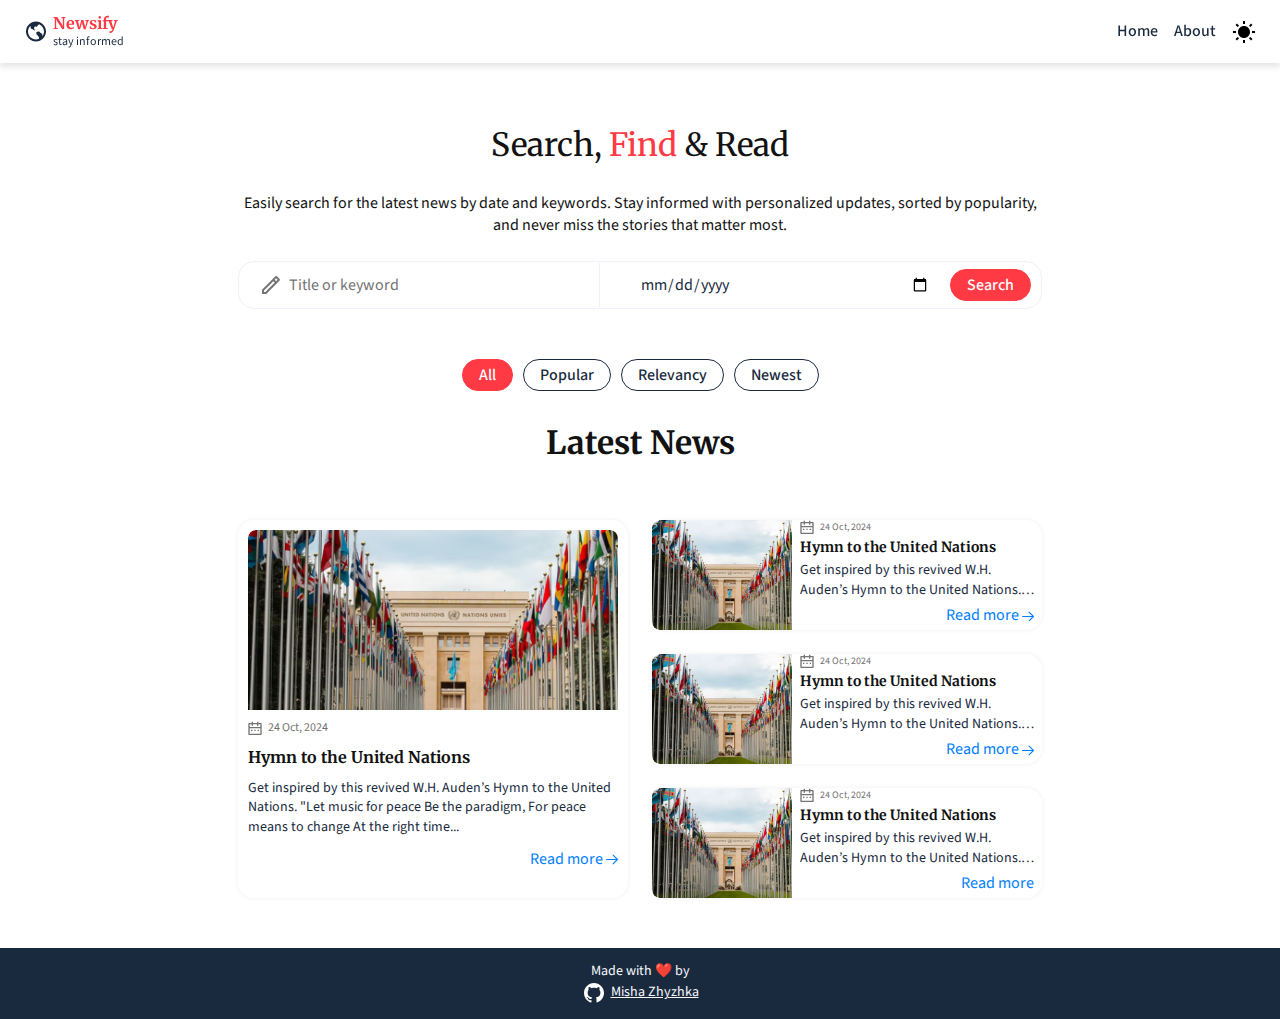
<file: index.html>
<!doctype html>
<html lang="en">
  <head>
    <meta charset="UTF-8" />
    
    <link rel="icon" type="image/svg+xml" href="./favicon.svg" />
    <link rel="shortcut icon" href="./favicon.ico" />
    <meta name="viewport" content="width=device-width, initial-scale=1.0" />
    <title>
      Newsify — Stay Informed with the Latest Global Events 24/7 | Powerful Search and Filters
    </title>
    <meta
      name="description"
      content="Newsify is a powerful news search engine that allows you to find the latest news from around the world. Stay informed with the latest global events 24/7." />
    <meta
      name="keywords"
      content="news, search, engine, latest, global, events, 24/7, stay, informed, real-time updates, news search platform" />
    <!-- Google Fonts Preconnect -->
    <link rel="preconnect" href="https://fonts.gstatic.com" crossorigin />
    <link rel="preconnect" href="https://fonts.googleapis.com" crossorigin />

    <!-- Preload Google Fonts -->
    <link
      rel="preload"
      href="https://fonts.googleapis.com/css2?family=Source+Sans+3:wght@400;500;600&family=Merriweather:wght@400;500;700&display=swap"
      as="style" />

    <!-- Normal Link to Google Fonts (non-blocking) -->
    <link
      rel="stylesheet"
      href="https://fonts.googleapis.com/css2?family=Source+Sans+3:wght@400;500;600&family=Merriweather:wght@400;500;700&display=swap"
      media="print"
      onload="this.media='all'" />

    <noscript>
      <link
        rel="stylesheet"
        href="https://fonts.googleapis.com/css2?family=Source+Sans+3:wght@400;500;600&family=Merriweather:wght@400;500;700&display=swap" />
    </noscript>
    <link rel="stylesheet" href="./css/normalize.css">
    <link rel="stylesheet" href="./css/styles.css">
  </head>
  <body>
    <main class="main">
      <header class="header">
        <a href="./" class="logo" data-link>
          <img src="./images/earth.svg" alt="logotype" class="logo__icon">
          <span class="logo__body">
            <span class="logo__title">Newsify</span>
            <span class="logo__subtitle">stay informed</span>
          </span>
        </a>
        <nav class="nav header__nav">
          <ul class="nav__menu">
            <li class="nav__item"><a class="nav__link" href="./index.html" data-link>Home</a></li>
            <li class="nav__item"><a class="nav__link" href="./about.html" data-link>About</a></li>
          </ul>
        </nav>
        <div class="theme-switch">
          <input class="theme-switch__input" type="checkbox" id="themeToggle" />
          <label for="themeToggle" class="theme-switch__label">
            <img src="./images/sun.svg" alt="theme light" class="theme-switch__icon theme-switch__icon_sun">
            <img src="./images/moon.svg" alt="theme dark" class="theme-switch__icon theme-switch__icon_moon">
          </label>
        </div>
      </header>
      <section class="page">
        <div class="container">
          <h1 class="page__title">Search, <span class="text-primary">Find</span> & Read</h1>
          <h2 class="page__subtitle">
            Easily search for the latest news by date and keywords. Stay informed with personalized
            updates, sorted by popularity, and never miss the stories that matter most.
          </h2>
          <div class="search">
            <form
              action=""
              name="searchForm"
              id="search-form"
              aria-label="Search news"
              role="search">
              <div class="search__form form">
                <div class="form__row">
                  <label for="search-input" class="visually-hidden">Title or keyword</label>
                  <img src="./images/pencil.svg" alt="edit" class="form__addon form__addon_left">
                  <input
                    class="search__input input input_addon"
                    type="search"
                    name="q"
                    id="search-input"
                    placeholder="Title or keyword"
                    aria-label="Search"
                    autocomplete="off" />
                </div>
                <div class="form__row">
                  <label for="datepicker" class="visually-hidden">Date</label>
                  <input
                    class="search__input input input_addon"
                    type="date"
                    name="date"
                    id="datepicker"
                    placeholder="Date" />
                </div>
                <button class="button button_sm button_primary" type="submit">Search</button>
              </div>
              <span class="search__form-error" id="search-form-error"></span>
              <span class="search__form-info" id="search-form-info"></span>
              <div class="search__footer">
                <label for="all">
                  <input
                    class="custom-radio"
                    type="radio"
                    name="sortBy"
                    id="all"
                    value="publishedAt"
                    checked />
                  <span class="label">All</span>
                </label>
                <label for="popular">
                  <input
                    class="custom-radio"
                    type="radio"
                    name="sortBy"
                    id="popular"
                    value="popularity" />
                  <span class="label">Popular</span>
                </label>
                <label for="relevancy">
                  <input
                    class="custom-radio"
                    type="radio"
                    name="sortBy"
                    id="relevancy"
                    value="relevancy" />
                  <span class="label">Relevancy</span>
                </label>
                <label for="newest">
                  <input
                    class="custom-radio"
                    type="radio"
                    name="sortBy"
                    id="newest"
                    value="publishedAt" />
                  <span class="label">Newest</span>
                </label>
              </div>
            </form>
          </div>
          <div class="section section_latest">
            <h3 class="section__title">Latest News</h3>
            <div class="gallery gallery_latest">
              <div class="card">
                <div class="card__image">
                  <img class="image" src="./images/img1.jpg" alt="" />
                </div>
                <div class="card__body">
                  <span class="card__date">
                    <img src="./images/calendar.svg" alt="calendar" class="icon">
                    24 Oct, 2024
                  </span>
                  <h4 class="card__title">Hymn to the United Nations</h4>
                  <p class="card__description">
                    Get inspired by this revived W.H. Auden’s Hymn to the United Nations. "Let music
                    for peace Be the paradigm, For peace means to change At the right time...
                  </p>
                  <div class="card__footer">
                    <button class="card__link button button_link">
                      <span>Read more</span>
                      <img src="./images/arrow.svg" alt="arrow" class="icon">
                    </button>
                  </div>
                </div>
              </div>
              <div class="card">
                <div class="card__image">
                  <img class="image" src="./images/img1.jpg" alt="" />
                </div>
                <div class="card__body">
                  <span class="card__date">
                    <img src="./images/calendar.svg" alt="calendar" class="icon">
                    24 Oct, 2024
                  </span>
                  <h4 class="card__title">Hymn to the United Nations</h4>
                  <p class="card__description">
                    Get inspired by this revived W.H. Auden’s Hymn to the United Nations. "Let music
                    for peace Be the paradigm, For peace means to change At the right time...
                  </p>
                  <div class="card__footer">
                    <button class="card__link button button_link">
                      <span>Read more</span>
                      <img src="./images/arrow.svg" alt="arrow" class="icon">
                    </button>
                  </div>
                </div>
              </div>
              <div class="card">
                <div class="card__image">
                  <img class="image" src="./images/img1.jpg" alt="" />
                </div>
                <div class="card__body">
                  <span class="card__date">
                    <img src="./images/calendar.svg" alt="calendar" class="icon">
                    24 Oct, 2024
                  </span>
                  <h4 class="card__title">Hymn to the United Nations</h4>
                  <p class="card__description">
                    Get inspired by this revived W.H. Auden’s Hymn to the United Nations. "Let music
                    for peace Be the paradigm, For peace means to change At the right time...
                  </p>
                  <div class="card__footer">
                    <button class="card__link button button_link">
                      <span>Read more</span>
                      <img src="./images/arrow.svg" alt="arrow" class="icon">
                    </button>
                  </div>
                </div>
              </div>
              <div class="card">
                <div class="card__image">
                  <img class="image" src="./images/img1.jpg" alt="" />
                </div>
                <div class="card__body">
                  <span class="card__date">
                    <img src="./images/calendar.svg" alt="calendar" class="icon">
                    24 Oct, 2024
                  </span>
                  <h4 class="card__title">Hymn to the United Nations</h4>
                  <p class="card__description">
                    Get inspired by this revived W.H. Auden’s Hymn to the United Nations. "Let music
                    for peace Be the paradigm, For peace means to change At the right time...
                  </p>
                  <div class="card__footer">
                    <button class="card__link button button_link">
                      <span>Read more</span>
                    </button>
                  </div>
                </div>
              </div>
            </div>
          </div>
        </div>
      </section>
      <footer class="footer">
        <p class="footer__copyright">
          Made with ❤️ by
          <a
            class="footer__link"
            rel="noopener noreferrer"
            href="https://github.com/mmishoil/Newsify"
            target="_blank"
            >
            <img src="./images/github.svg" alt="github">
            Misha Zhyzhka</a>
        </p>
      </footer>
    </main>
    <script type="module" src="./js/index.js"></script>
  </body>
</html>
</file>
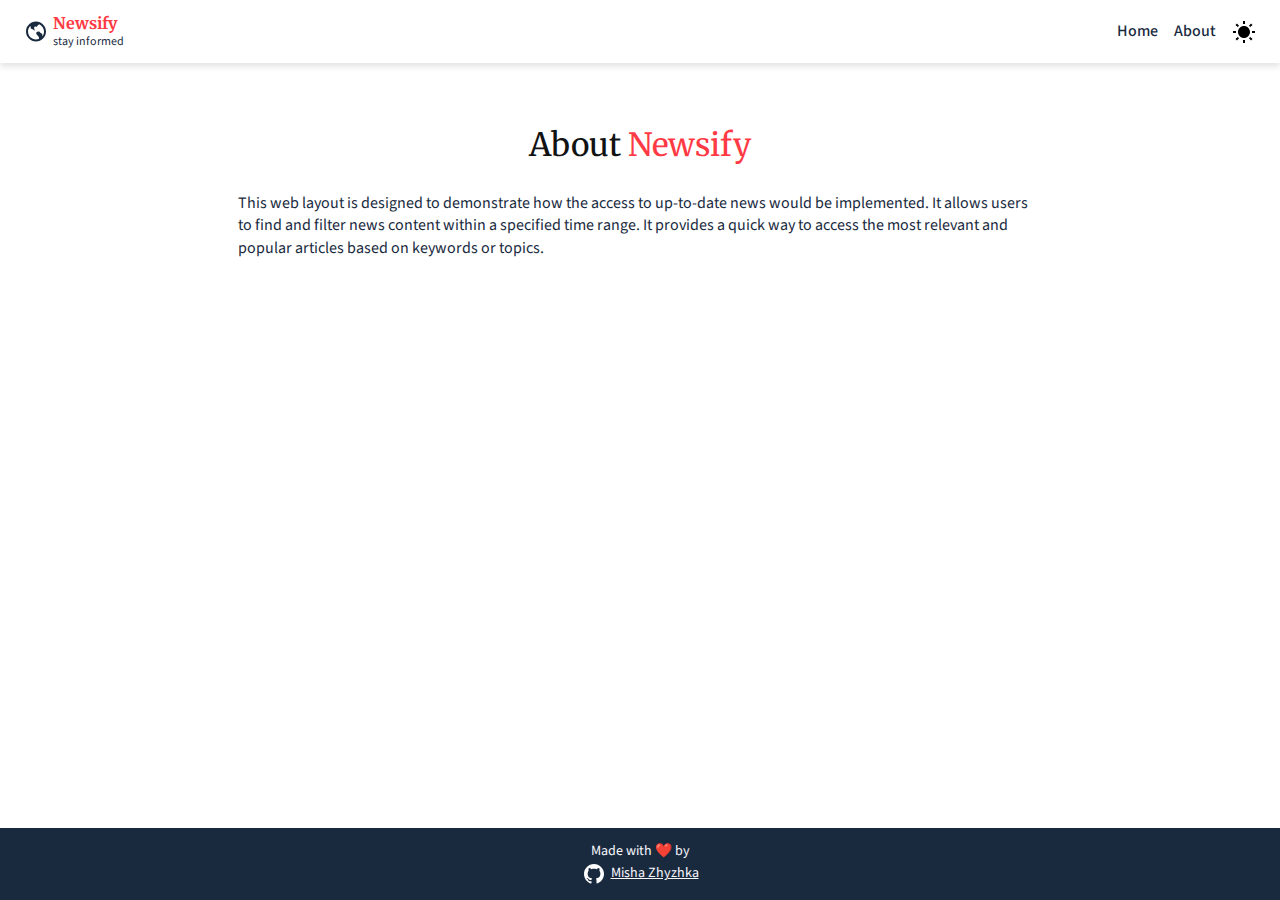
<file: about.html>
<!doctype html>
<html lang="en">
  <head>
    <meta charset="UTF-8" />
    
    <link rel="icon" type="image/svg+xml" href="./favicon.svg" />
    <link rel="shortcut icon" href="./favicon.ico" />
    <meta name="viewport" content="width=device-width, initial-scale=1.0" />
    <title>
      Newsify — Stay Informed with the Latest Global Events 24/7 | Powerful Search and Filters
    </title>
    <meta
      name="description"
      content="Newsify is a powerful news search engine that allows you to find the latest news from around the world. Stay informed with the latest global events 24/7." />
    <meta
      name="keywords"
      content="news, search, engine, latest, global, events, 24/7, stay, informed, real-time updates, news search platform" />
    <!-- Google Fonts Preconnect -->
    <link rel="preconnect" href="https://fonts.gstatic.com" crossorigin />
    <link rel="preconnect" href="https://fonts.googleapis.com" crossorigin />

    <!-- Preload Google Fonts -->
    <link
      rel="preload"
      href="https://fonts.googleapis.com/css2?family=Source+Sans+3:wght@400;500;600&family=Merriweather:wght@400;500;700&display=swap"
      as="style" />

    <!-- Normal Link to Google Fonts (non-blocking) -->
    <link
      rel="stylesheet"
      href="https://fonts.googleapis.com/css2?family=Source+Sans+3:wght@400;500;600&family=Merriweather:wght@400;500;700&display=swap"
      media="print"
      onload="this.media='all'" />

    <noscript>
      <link
        rel="stylesheet"
        href="https://fonts.googleapis.com/css2?family=Source+Sans+3:wght@400;500;600&family=Merriweather:wght@400;500;700&display=swap" />
    </noscript>
    <link rel="stylesheet" href="./css/normalize.css">
    <link rel="stylesheet" href="./css/styles.css">
  </head>
  <body>
    <main class="main">
      <header class="header">
        <a href="./" class="logo" data-link>
          <img src="./images/earth.svg" alt="logotype" class="logo__icon">
          <span class="logo__body">
            <span class="logo__title">Newsify</span>
            <span class="logo__subtitle">stay informed</span>
          </span>
        </a>
        <nav class="nav header__nav">
          <ul class="nav__menu">
            <li class="nav__item"><a class="nav__link" href="./index.html" data-link>Home</a></li>
            <li class="nav__item"><a class="nav__link" href="./about.html" data-link>About</a></li>
          </ul>
        </nav>
        <div class="theme-switch">
          <input class="theme-switch__input" type="checkbox" id="themeToggle" />
          <label for="themeToggle" class="theme-switch__label">
            <img src="./images/sun.svg" alt="theme light" class="theme-switch__icon theme-switch__icon_sun">
            <img src="./images/moon.svg" alt="theme dark" class="theme-switch__icon theme-switch__icon_moon">
          </label>
        </div>
      </header>
      <section class="page">
        <div class="container">
          <h1 class="page__title">About <span class="text-primary">Newsify</span></h1>
          <p>
            This web layout is designed to demonstrate how the access to up-to-date news would be implemented. It allows users
            to find and filter news content within a specified time range. It provides a quick way to access the most relevant and popular articles based on
            keywords or topics.
          </p>
        </div>
      </section>
      <footer class="footer">
        <p class="footer__copyright">
          Made with ❤️ by
          <a
            class="footer__link"
            rel="noopener noreferrer"
            href="https://github.com/mmishoil/Newsify"
            target="_blank"
            >
            <img src="./images/github.svg" alt="github">
            Misha Zhyzhka</a>
        </p>
      </footer>
    </main>
    <script type="module" src="./js/index.js"></script>
  </body>
</html>
</file>
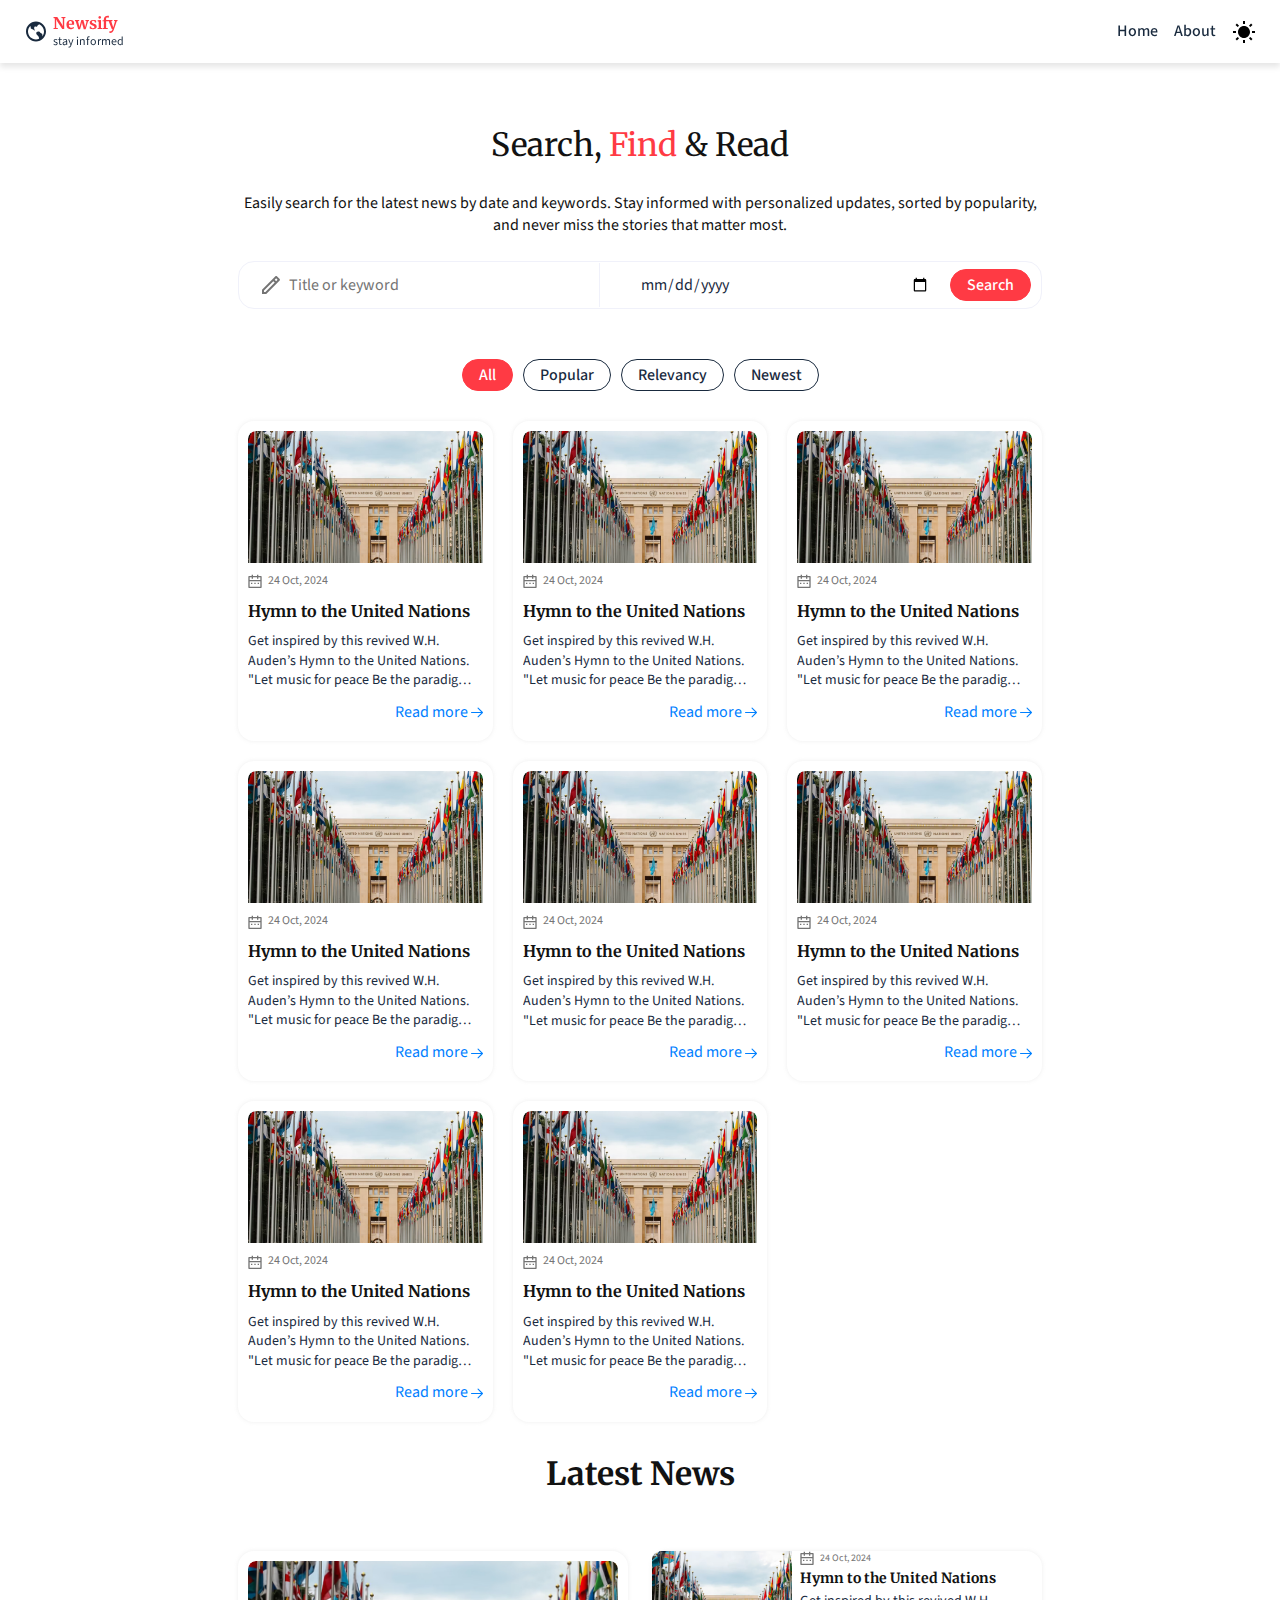
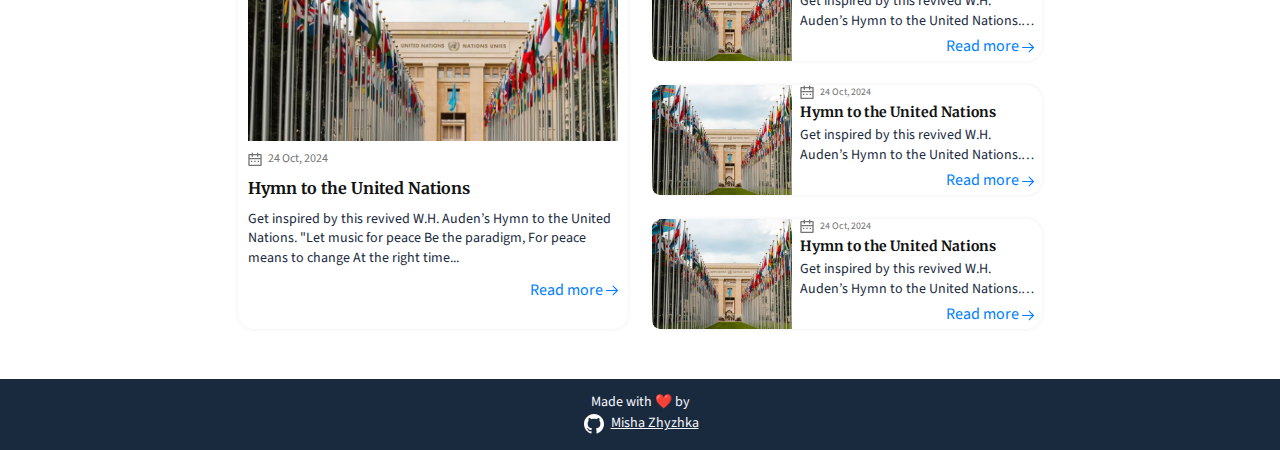
<file: results.html>
<!doctype html>
<html lang="en">
  <head>
    <meta charset="UTF-8" />
    
    <link rel="icon" type="image/svg+xml" href="./favicon.svg" />
    <link rel="shortcut icon" href="./favicon.ico" />
    <meta name="viewport" content="width=device-width, initial-scale=1.0" />
    <title>
      Newsify — Stay Informed with the Latest Global Events 24/7 | Powerful Search and Filters
    </title>
    <meta
      name="description"
      content="Newsify is a powerful news search engine that allows you to find the latest news from around the world. Stay informed with the latest global events 24/7." />
    <meta
      name="keywords"
      content="news, search, engine, latest, global, events, 24/7, stay, informed, real-time updates, news search platform" />
    <!-- Google Fonts Preconnect -->
    <link rel="preconnect" href="https://fonts.gstatic.com" crossorigin />
    <link rel="preconnect" href="https://fonts.googleapis.com" crossorigin />

    <!-- Preload Google Fonts -->
    <link
      rel="preload"
      href="https://fonts.googleapis.com/css2?family=Source+Sans+3:wght@400;500;600&family=Merriweather:wght@400;500;700&display=swap"
      as="style" />

    <!-- Normal Link to Google Fonts (non-blocking) -->
    <link
      rel="stylesheet"
      href="https://fonts.googleapis.com/css2?family=Source+Sans+3:wght@400;500;600&family=Merriweather:wght@400;500;700&display=swap"
      media="print"
      onload="this.media='all'" />

    <noscript>
      <link
        rel="stylesheet"
        href="https://fonts.googleapis.com/css2?family=Source+Sans+3:wght@400;500;600&family=Merriweather:wght@400;500;700&display=swap" />
    </noscript>
    <link rel="stylesheet" href="./css/normalize.css">
    <link rel="stylesheet" href="./css/styles.css">
  </head>
  <body>
    <main class="main">
      <header class="header">
        <a href="./" class="logo" data-link>
          <img src="./images/earth.svg" alt="logotype" class="logo__icon">
          <span class="logo__body">
            <span class="logo__title">Newsify</span>
            <span class="logo__subtitle">stay informed</span>
          </span>
        </a>
        <nav class="nav header__nav">
          <ul class="nav__menu">
            <li class="nav__item"><a class="nav__link" href="./index.html" data-link>Home</a></li>
            <li class="nav__item"><a class="nav__link" href="./about.html" data-link>About</a></li>
          </ul>
        </nav>
        <div class="theme-switch">
          <input class="theme-switch__input" type="checkbox" id="themeToggle" />
          <label for="themeToggle" class="theme-switch__label">
            <img src="./images/sun.svg" alt="theme light" class="theme-switch__icon theme-switch__icon_sun">
            <img src="./images/moon.svg" alt="theme dark" class="theme-switch__icon theme-switch__icon_moon">
          </label>
        </div>
      </header>
      <section class="page">
        <div class="container">
          <h1 class="page__title">Search, <span class="text-primary">Find</span> & Read</h1>
          <h2 class="page__subtitle">
            Easily search for the latest news by date and keywords. Stay informed with personalized
            updates, sorted by popularity, and never miss the stories that matter most.
          </h2>
          <div class="search">
            <form
              action=""
              name="searchForm"
              id="search-form"
              aria-label="Search news"
              role="search">
              <div class="search__form form">
                <div class="form__row">
                  <label for="search-input" class="visually-hidden">Title or keyword</label>
                  <img src="./images/pencil.svg" alt="edit" class="form__addon form__addon_left">
                  <input
                    class="search__input input input_addon"
                    type="search"
                    name="q"
                    id="search-input"
                    placeholder="Title or keyword"
                    aria-label="Search"
                    autocomplete="off" />
                </div>
                <div class="form__row">
                  <label for="datepicker" class="visually-hidden">Date</label>
                  <input
                    class="search__input input input_addon"
                    type="date"
                    name="date"
                    id="datepicker"
                    placeholder="Date" />
                </div>
                <button class="button button_sm button_primary" type="submit">Search</button>
              </div>
              <span class="search__form-error" id="search-form-error"></span>
              <span class="search__form-info" id="search-form-info"></span>
              <div class="search__footer">
                <label for="all">
                  <input
                    class="custom-radio"
                    type="radio"
                    name="sortBy"
                    id="all"
                    value="publishedAt"
                    checked />
                  <span class="label">All</span>
                </label>
                <label for="popular">
                  <input
                    class="custom-radio"
                    type="radio"
                    name="sortBy"
                    id="popular"
                    value="popularity" />
                  <span class="label">Popular</span>
                </label>
                <label for="relevancy">
                  <input
                    class="custom-radio"
                    type="radio"
                    name="sortBy"
                    id="relevancy"
                    value="relevancy" />
                  <span class="label">Relevancy</span>
                </label>
                <label for="newest">
                  <input
                    class="custom-radio"
                    type="radio"
                    name="sortBy"
                    id="newest"
                    value="publishedAt" />
                  <span class="label">Newest</span>
                </label>
              </div>
            </form>
          </div>
          <div class="section section_results">
            <div class="gallery gallery_results">
              <div class="card">
                <div class="card__image">
                  <img class="image" src="./images/img1.jpg" alt="" />
                </div>
                <div class="card__body">
                  <span class="card__date">
                    <!-- <svg class="icon" width="16" height="16" xmlns="http://www.w3.org/2000/svg">
                      <use href="#icon-datepicker"></use>
                    </svg> -->
                    <img src="./images/calendar.svg" alt="calendar" class="icon">
                    24 Oct, 2024
                  </span>
                  <h4 class="card__title">Hymn to the United Nations</h4>
                  <p class="card__description">
                    Get inspired by this revived W.H. Auden’s Hymn to the United Nations. "Let music
                    for peace Be the paradigm, For peace means to change At the right time...
                  </p>
                  <div class="card__footer">
                    <button class="card__link button button_link">
                      <span>Read more</span>
                      <!-- <svg class="icon" width="16" height="16">
                        <use href="#icon-arrow-right"></use>
                      </svg> -->
                      <img src="./images/arrow.svg" alt="arrow" class="icon">
                    </button>
                  </div>
                </div>
              </div>
              <div class="card">
                <div class="card__image">
                  <img class="image" src="./images/img1.jpg" alt="" />
                </div>
                <div class="card__body">
                  <span class="card__date">
                    <img src="./images/calendar.svg" alt="calendar" class="icon">
                    24 Oct, 2024
                  </span>
                  <h4 class="card__title">Hymn to the United Nations</h4>
                  <p class="card__description">
                    Get inspired by this revived W.H. Auden’s Hymn to the United Nations. "Let music
                    for peace Be the paradigm, For peace means to change At the right time...
                  </p>
                  <div class="card__footer">
                    <button class="card__link button button_link">
                      <span>Read more</span>
                      <img src="./images/arrow.svg" alt="arrow" class="icon">
                    </button>
                  </div>
                </div>
              </div>
              <div class="card">
                <div class="card__image">
                  <img class="image" src="./images/img1.jpg" alt="" />
                </div>
                <div class="card__body">
                  <span class="card__date">
                    <img src="./images/calendar.svg" alt="calendar" class="icon">
                    24 Oct, 2024
                  </span>
                  <h4 class="card__title">Hymn to the United Nations</h4>
                  <p class="card__description">
                    Get inspired by this revived W.H. Auden’s Hymn to the United Nations. "Let music
                    for peace Be the paradigm, For peace means to change At the right time...
                  </p>
                  <div class="card__footer">
                    <button class="card__link button button_link">
                      <span>Read more</span>
                      <img src="./images/arrow.svg" alt="arrow" class="icon">
                    </button>
                  </div>
                </div>
              </div>
              <div class="card">
                <div class="card__image">
                  <img class="image" src="./images/img1.jpg" alt="" />
                </div>
                <div class="card__body">
                  <span class="card__date">
                    <img src="./images/calendar.svg" alt="calendar" class="icon">
                    24 Oct, 2024
                  </span>
                  <h4 class="card__title">Hymn to the United Nations</h4>
                  <p class="card__description">
                    Get inspired by this revived W.H. Auden’s Hymn to the United Nations. "Let music
                    for peace Be the paradigm, For peace means to change At the right time...
                  </p>
                  <div class="card__footer">
                    <button class="card__link button button_link">
                      <span>Read more</span>
                      <img src="./images/arrow.svg" alt="arrow" class="icon">
                    </button>
                  </div>
                </div>
              </div>
              <div class="card">
                <div class="card__image">
                  <img class="image" src="./images/img1.jpg" alt="" />
                </div>
                <div class="card__body">
                  <span class="card__date">
                    <img src="./images/calendar.svg" alt="calendar" class="icon">
                    24 Oct, 2024
                  </span>
                  <h4 class="card__title">Hymn to the United Nations</h4>
                  <p class="card__description">
                    Get inspired by this revived W.H. Auden’s Hymn to the United Nations. "Let music
                    for peace Be the paradigm, For peace means to change At the right time...
                  </p>
                  <div class="card__footer">
                    <button class="card__link button button_link">
                      <span>Read more</span>
                      <img src="./images/arrow.svg" alt="arrow" class="icon">
                    </button>
                  </div>
                </div>
              </div>
              <div class="card">
                <div class="card__image">
                  <img class="image" src="./images/img1.jpg" alt="" />
                </div>
                <div class="card__body">
                  <span class="card__date">
                    <img src="./images/calendar.svg" alt="calendar" class="icon">
                    24 Oct, 2024
                  </span>
                  <h4 class="card__title">Hymn to the United Nations</h4>
                  <p class="card__description">
                    Get inspired by this revived W.H. Auden’s Hymn to the United Nations. "Let music
                    for peace Be the paradigm, For peace means to change At the right time...
                  </p>
                  <div class="card__footer">
                    <button class="card__link button button_link">
                      <span>Read more</span>
                      <img src="./images/arrow.svg" alt="arrow" class="icon">
                    </button>
                  </div>
                </div>
              </div>
              <div class="card">
                <div class="card__image">
                  <img class="image" src="./images/img1.jpg" alt="" />
                </div>
                <div class="card__body">
                  <span class="card__date">
                    <img src="./images/calendar.svg" alt="calendar" class="icon">
                    24 Oct, 2024
                  </span>
                  <h4 class="card__title">Hymn to the United Nations</h4>
                  <p class="card__description">
                    Get inspired by this revived W.H. Auden’s Hymn to the United Nations. "Let music
                    for peace Be the paradigm, For peace means to change At the right time...
                  </p>
                  <div class="card__footer">
                    <button class="card__link button button_link">
                      <span>Read more</span>
                      <img src="./images/arrow.svg" alt="arrow" class="icon">
                    </button>
                  </div>
                </div>
              </div>
              <div class="card">
                <div class="card__image">
                  <img class="image" src="./images/img1.jpg" alt="" />
                </div>
                <div class="card__body">
                  <span class="card__date">
                    <img src="./images/calendar.svg" alt="calendar" class="icon">
                    24 Oct, 2024
                  </span>
                  <h4 class="card__title">Hymn to the United Nations</h4>
                  <p class="card__description">
                    Get inspired by this revived W.H. Auden’s Hymn to the United Nations. "Let music
                    for peace Be the paradigm, For peace means to change At the right time...
                  </p>
                  <div class="card__footer">
                    <button class="card__link button button_link">
                      <span>Read more</span>
                      <img src="./images/arrow.svg" alt="arrow" class="icon">
                    </button>
                  </div>
                </div>
              </div>
            </div>
          </div>
          <div class="section section_latest">
            <h3 class="section__title">Latest News</h3>
            <div class="gallery gallery_latest">
              <div class="card">
                <div class="card__image">
                  <img class="image" src="./images/img1.jpg" alt="" />
                </div>
                <div class="card__body">
                  <span class="card__date">
                    <img src="./images/calendar.svg" alt="calendar" class="icon">
                    24 Oct, 2024
                  </span>
                  <h4 class="card__title">Hymn to the United Nations</h4>
                  <p class="card__description">
                    Get inspired by this revived W.H. Auden’s Hymn to the United Nations. "Let music
                    for peace Be the paradigm, For peace means to change At the right time...
                  </p>
                  <div class="card__footer">
                    <button class="card__link button button_link">
                      <span>Read more</span>
                      <img src="./images/arrow.svg" alt="arrow" class="icon">
                    </button>
                  </div>
                </div>
              </div>
              <div class="card">
                <div class="card__image">
                  <img class="image" src="./images/img1.jpg" alt="" />
                </div>
                <div class="card__body">
                  <span class="card__date">
                    <img src="./images/calendar.svg" alt="calendar" class="icon">
                    24 Oct, 2024
                  </span>
                  <h4 class="card__title">Hymn to the United Nations</h4>
                  <p class="card__description">
                    Get inspired by this revived W.H. Auden’s Hymn to the United Nations. "Let music
                    for peace Be the paradigm, For peace means to change At the right time...
                  </p>
                  <div class="card__footer">
                    <button class="card__link button button_link">
                      <span>Read more</span>
                      <img src="./images/arrow.svg" alt="arrow" class="icon">
                    </button>
                  </div>
                </div>
              </div>
              <div class="card">
                <div class="card__image">
                  <img class="image" src="./images/img1.jpg" alt="" />
                </div>
                <div class="card__body">
                  <span class="card__date">
                    <img src="./images/calendar.svg" alt="calendar" class="icon">
                    24 Oct, 2024
                  </span>
                  <h4 class="card__title">Hymn to the United Nations</h4>
                  <p class="card__description">
                    Get inspired by this revived W.H. Auden’s Hymn to the United Nations. "Let music
                    for peace Be the paradigm, For peace means to change At the right time...
                  </p>
                  <div class="card__footer">
                    <button class="card__link button button_link">
                      <span>Read more</span>
                      <img src="./images/arrow.svg" alt="arrow" class="icon">
                    </button>
                  </div>
                </div>
              </div>
              <div class="card">
                <div class="card__image">
                  <img class="image" src="./images/img1.jpg" alt="" />
                </div>
                <div class="card__body">
                  <span class="card__date">
                    <img src="./images/calendar.svg" alt="calendar" class="icon">
                    24 Oct, 2024
                  </span>
                  <h4 class="card__title">Hymn to the United Nations</h4>
                  <p class="card__description">
                    Get inspired by this revived W.H. Auden’s Hymn to the United Nations. "Let music
                    for peace Be the paradigm, For peace means to change At the right time...
                  </p>
                  <div class="card__footer">
                    <button class="card__link button button_link">
                      <span>Read more</span>
                      <img src="./images/arrow.svg" alt="arrow" class="icon">
                    </button>
                  </div>
                </div>
              </div>
            </div>
          </div>
        </div>
      </section>
      <footer class="footer">
        <p class="footer__copyright">
          Made with ❤️ by
          <a
            class="footer__link"
            rel="noopener noreferrer"
            href="https://github.com/mmishoil/Newsify"
            target="_blank"
            >
            <img src="./images/github.svg" alt="github">
            Misha Zhyzhka</a>
        </p>
      </footer>
    </main>
    <script type="module" src="./js/index.js"></script>
  </body>
</html>
</file>
<file: css/styles.css>
:root {
  --white: #fff;
  --black: #000;
  --red: #ff3a44;
  --yellow: #ffe600;
  --green: #2cc069;
  --orange: #fda77f;
  --blue: #0080ff;

  --dark: #192a3e;
  --grey: #747474;
  --light-grey: #f0f1fa;
  --light: #f7f7fc;

  --body-bg: var(--white);
  --header-bg: var(--white);
  --color-text: var(--dark);
  --color-primary: var(--red);
  --color-heading: #121212;
  --color-link: var(--color-primary);
  --color-link-hover: #bf0d17;
  --color-disabled: var(--grey);
  --color-error: var(--red);
  --color-success: var(--green);
  --color-warning: var(--yellow);

  --border-radius: 16px;
  --transition-duration: 0.25s;
  --transition-easing: cubic-bezier(0.5, 0, 0.5, 1);

  --font-family-base: 'Source Sans 3', 'Arial', 'Helvetica';
  --font-family-heading: 'Merriweather', 'Georgia', 'Times New Roman';
  --font-size-base: 16px;
  --font-size-sm: 14px;
  --line-height-base: 1.4;
  --font-weight-normal: 400;

  --z-index-content: 1;
  --z-index-header: 50;
  --z-index-loader: 40;

    line-height: var(--line-height-base);
    font-family: var(--font-family-base), sans-serif;
    font-weight: var(--font-weight-normal);
    font-size: var(--font-size-base);
    font-optical-sizing: auto;
    font-style: normal;

  --input-color: var(--color-text);
  --input-bg: var(--body-bg);
  --input-border: var(--grey);
  --input-border-radius: 4px;
}

[data-theme='dark'] {
  --body-bg: #1f161e;
  --header-bg: var(--dark);
  --color-text: var(--light);
  --color-heading: var(--light);
  --color-link-hover: #f2f2f2;
  --color-primary: var(--red);
}


html,
body {
  height: 100%;
}

body {
  background-color: var(--body-bg);
  color: var(--color-text);
}

a {
  transition: color var(--transition-duration) var(--transition-easing);
  color: var(--color-link);
}

a:hover {
  color: var(--color-link-hover);
}

h1,
h2,
h3,
h4,
h5,
h6 {
  font-family: var(--font-family-heading), serif;
  color: var(--color-heading);
}

::selection {
  background-color: var(--color-primary);
  color: var(--light);
}

.text-primary {
  color: var(--color-primary);
}

.main {
  display: flex;
  flex-direction: column;
  min-height: 100%;

  .page {
    flex: 1;
  }
}

.page {
  padding-bottom: 50px;
}
.page__title,
.page__subtitle {
    font-weight: 400;
    text-align: center;
}

.page__title {
    margin-top: 60px;
    margin-bottom: 24px;
    font-size: 2rem;

    /* @media (min-width: 540px) {
      font-size: 3rem;
    } */
}

.page__subtitle {
    font-size: 1rem;
    font-family: var(--font-family-base), sans-serif;

    /* @media (min-width: 768px) {
      width: 80%;
      margin: auto;
    } */

    /* @media (min-width: 1024px) {
      width: 60%;
    } */
}

.container {
  max-width: 100%;
  margin: 0 auto;
  padding-right: 15px;
  padding-left: 15px;

  
}

@media (min-width: 1024px) {
    .container {
        max-width: 834px;
    }
}

.hidden {
  display: none !important;
}

.visually-hidden {
  position: absolute;
  width: 1px;
  height: 1px;
  padding: 0;
  margin: -1px;
  overflow: hidden;
  clip: rect(0, 0, 0, 0);
  white-space: nowrap;
  border-width: 0;
}

.button {
  border: 0;
  background: none;
  box-shadow: none;
  padding: 0;
}

.button:focus {
    outline: 0;
}

.button:disabled {
    pointer-events: none;
    opacity: 0.56;
}

  /* @media (hover: hover) {
    &:hover {
      cursor: pointer;
    }
  } */

.button_sm {
    height: 32px;
    padding: 0 1rem;
    line-height: 30px;
}

.button_primary {
    background-color: var(--color-primary);
    font-weight: 500;
    font-family: var(--font-family-base), sans-serif;
    color: var(--white);
    border: 1px solid var(--color-primary);
    border-radius: var(--border-radius);
    transition: background-color 0.35s ease-in-out;
  }

.button_primary:hover {
      background-color: transparent;
      border-color: var(--color-text);
      color: var(--color-text);
}

.button_bordered {
    background-color: transparent;
    border-radius: var(--border-radius);
    font-weight: 500;
    font-family: var(--font-family-base), sans-serif;
    transition: background-color 0.35s ease-in-out;
    border: 1px solid var(--color-text);
    color: var(--color-text);
  }

.button_bordered:hover,
.button_bordered.active {
    border-radius: var(--border-radius);
    background-color: var(--color-primary);
    border-color: var(--color-primary);
    color: var(--white);
}

.button_icon,
.button_loader {
    line-height: 1;
    font-size: 0;
}

.button_loader {
    color: var(--color-primary);


}

.button_loader .button__icon {
    animation: spin 1.5s linear infinite;
}

@keyframes spin {
  0% {
    transform: rotate(0deg);
  }
  100% {
    transform: rotate(360deg);
  }
}

.card {
  display: flex;
  flex-direction: column;
  gap: 10px;
  padding: 10px 10px 18px;
  background-color: var(--header-bg);
  border-radius: var(--border-radius);
  box-shadow: 0 0 4px rgba(140, 140, 140, 0.15);
  transition: box-shadow 0.35s ease-in-out;
}

.card:hover {
    box-shadow: none;

}

.card:hover .card__image .image {
    transform: scale(1.05);
}

.card__body {
    display: flex;
    flex-direction: column;
    gap: 10px;
}

.card__image {
    width: 100%;
    height: auto;
    aspect-ratio: 16 / 9;
    border-radius: 8px 8px 0 0;
    object-fit: cover;
    overflow: hidden;

    /* @media (min-width: 560px) {
      height: 160px;
    } */
}

.card__image img {
    width: 100%;
    height: 100%;
    object-fit: cover;
    border-radius: 8px 8px 0 0;
    transition: transform 1.5s cubic-bezier(0.4, 0, 1, 1);
}


.card__date {
    display: flex;
    align-items: center;
    gap: 6px;
    font-size: 0.75rem;
    color: var(--grey);
}

.card__title {
    margin: 0;
    font-size: 1rem;
}

.card__description {
    margin: 0;
    font-size: 0.875rem;
    display: -webkit-box;
    -webkit-line-clamp: 3;
    -webkit-box-orient: vertical;
    overflow: hidden;
    text-overflow: ellipsis;
}

.card__footer {
    text-align: right;
}

.card__link {
    color: var(--blue);
    transition: color 0.35s ease-in-out;
}

.card__link:hover {
    color: var(--color-primary);
}


.card__link:hover .icon {
    transform: translateX(4px);
}

.card__link .icon {
    transition: transform 0.35s ease-in-out;
}

.custom-radio {
  position: absolute;
  opacity: 0;
}

.custom-radio + .label {
    user-select: none;
    cursor: pointer;
    display: inline-block;
    height: 32px;
    padding: 0 1rem;
    line-height: 30px;
    vertical-align: middle;
    font-weight: 500;
    font-family: var(--font-family-base), sans-serif;
    border-radius: var(--border-radius);
    transition: background-color 0.35s ease-in-out;
}

.custom-radio:not(:checked) + .label {
    background-color: transparent;
    color: var(--color-text);
    border: 1px solid var(--color-text);
}

.custom-radio:checked + .label,
.custom-radio:hover:not(:disabled) + .label,
.custom-radio:hover:not(.disabled) + .label{
    background-color: var(--color-primary);
    color: var(--white);
    border: 1px solid var(--color-primary);
}

.custom-radio:disabled + .label,
.custom-radio.disabled + .label{
      pointer-events: none;
      opacity: 0.56;
}

.footer {
  text-align: center;
  background: var(--dark);
  color: var(--light);
}

.footer__copyright {
    font-size: var(--font-size-sm);
}

.footer__link {
    display: flex;
    align-items: center;
    justify-content: center;
    gap: 5px;
    color: var(--light);
}

.footer__link:hover {
    color: var(--color-primary);
}

.form__row {
    position: relative;
    flex: 1;
    padding: 0 10px;
}

.form__row .input {
    width: 100%;
}

.form__addon {
    display: flex;
    position: absolute;
    top: 50%;
    transform: translateY(-50%);
    color: var(--grey);
}

.form__addon_right {
    right: 30px;
}

.form__addon_left {
    left: 10px;
}


/* !!!!!!!!!!!!!!!!!!!!!!!!!!!!!!!!!!!!!!!!!!!!!!!!!!!!!!!!!!!!!!!!!!!!!!!!!!!!!! */
.gallery {
  display: grid;
}

@media (min-width: 540px) {
    .gallery_results {
        grid-template-columns: repeat(auto-fill, minmax(250px, 1fr));
        gap: 1.25rem;
    }
}


@media (min-width: 540px) {
    .gallery_latest {
        grid-template-columns: repeat(auto-fill, minmax(250px, 1fr));
        gap: 1.25rem;
    }
}

@media (min-width: 768px) {
    .gallery_latest {
        grid-template-areas:
        'main card1'
        'main card2'
        'main card3';
        grid-template-columns: repeat(2, 1fr);
        gap: 1.5rem;
    }
    
    .gallery_latest .card:nth-of-type(1) .card__image {
        height: 180px;
    }

    .gallery_latest .card:nth-of-type(2),
    .gallery_latest .card:nth-of-type(3),
    .gallery_latest .card:nth-of-type(4) {
        height: 110px;
        padding: 0;
        flex-direction: row;
        gap: 8px;
    }
    
    .gallery_latest .card:nth-of-type(2) .card__image,
    .gallery_latest .card:nth-of-type(3) .card__image,
    .gallery_latest .card:nth-of-type(4) .card__image {
        flex: 0 0 140px;
        width: 140px;
        height: 100%;
        border-radius: 8px 0 0 8px;
    }

    
    .gallery_latest .card:nth-of-type(2) .card__image .image,
    .gallery_latest .card:nth-of-type(3) .card__image .image,
    .gallery_latest .card:nth-of-type(4) .card__image .image {
        border-radius: 8px 0 0 8px;
    }

    .gallery_latest .card:nth-of-type(2) .card__body,
    .gallery_latest .card:nth-of-type(3) .card__body,
    .gallery_latest .card:nth-of-type(4) .card__body {
        gap: 4px;
        padding: 0 8px 0 0;
    }

    .gallery_latest .card:nth-of-type(2) .card__date,
    .gallery_latest .card:nth-of-type(3) .card__date,
    .gallery_latest .card:nth-of-type(4) .card__date {
        font-size: 0.625rem;
    }

    .gallery_latest .card:nth-of-type(2) .card__title,
    .gallery_latest .card:nth-of-type(3) .card__title,
    .gallery_latest .card:nth-of-type(4) .card__title  {
        font-size: 0.875rem;
    }
    /* 
    .card__description,
    .card__link {
        font-size: 0.75rem;
    } */

    .gallery_latest .card:nth-of-type(2) .card__description,
    .gallery_latest .card:nth-of-type(3) .card__description,
    .gallery_latest .card:nth-of-type(4) .card__description {
        -webkit-line-clamp: 2;
    }

    .gallery_latest .card:nth-of-type(1) {
        grid-area: main;
    }

    .gallery_latest .card:nth-of-type(2) {
        grid-area: card1;
    }

    .gallery_latest .card:nth-of-type(3) {
        grid-area: card2;
    }

    .gallery_latest .card:nth-of-type(4) {
        grid-area: card3;
    }
}

.menu, .nav__menu{
    margin: 0;
    padding: 0;
    list-style: none;
}
 
.nav__menu {
    display: flex;
    align-items: center;
}

.nav__item {
    margin-right: 1rem;
}
/* 
    @media (min-width: 540px) {
      font-size: 1.5rem;
    } */

.nav__link {
    color: var(--color-text);
    text-decoration: none;
    font-weight: 500;
    font-size: 1rem;
    transition: color 0.35s ease;
    /* @media (min-width: 540px) {
      font-size: 1.25rem;
    } */
}

.nav__link:hover,
.nav__link.active {
    color: var(--color-primary);
}

.header {
  position: sticky;
  top: 0;
  display: flex;
  align-items: center;
  padding: 12px 15px;
  background: var(--header-bg);
  box-shadow: 0 4px 6px rgba(0, 0, 0, 0.1);
  z-index: var(--z-index-header);

}

@media (min-width: 540px) {
    .header {
        padding: 12px 24px;
    }
}

.header__nav {
    margin: 0 0 0 auto;
}

.icon {
  display: inline-block;
  vertical-align: middle;
  background-repeat: no-repeat;
  background-size: contain;
  fill: currentColor;
}

.input {
  display: block;
  padding: 8px 10px;
  border: 1px solid var(--input-border);
  border-radius: var(--input-border-radius);
  background-color: var(--input-bg);
  color: var(--input-color);
  font-size: 1rem;
  line-height: 1.5;
  transition: border-color 0.3s ease-in-out;
}

.input:focus {
    outline: none;
    border-color: var(--color-primary);
}

.input::placeholder {
    color: var(--grey);
}

.input_addon {
    padding: 10px 10px 10px 30px;
}


.link {
  color: var(--color-text);
  transition: color var(--transition-duration) var(--transition-easing);
  text-decoration: none;
}

@media (hover: hover) {
    .link:hover {
        cursor: pointer;
    }
}

.link:hover {
color: var(--color-link-hover);
}

.loader {
  position: absolute;
  width: 100%;
  top: 0;
  left: 0;
  display: flex;
  justify-content: center;
  align-items: center;
  z-index: var(--z-index-loader);

}

.loader .icon {
    width: 50px;
    height: 50px;
    animation: spin 1s linear infinite;
    color: var(--primary);
}

.logo {
  text-decoration: none;
  color: var(--color-text);
  display: flex;
  gap: 5px;
}
.logo__title,
.logo__subtitle {
    display: block;
}

.logo__icon {
    color: var(--color-primary);
}

.logo__title {
    font-family: var(--font-family-heading), serif;
    font-weight: 700;
    box-shadow: inset 0 0 0 0 var(--color-primary);
    color: var(--color-primary);
    margin: 0 -0.25rem;
    padding: 0 0.25rem;
    transition:
      color 0.3s ease-in-out,
      box-shadow 0.3s ease-in-out;
}

.logo__subtitle {
    font-size: 0.75rem;
}

.logo:hover .logo__subtitle {
      color: var(--color-text);
}

.logo:hover .logo__title {
    box-shadow: inset 100px 0 0 0 var(--color-primary);
    color: var(--white);
}

/* @media (max-width: 539px) {
    .logo__body {
        display: none;
    }
} */

.search__form {
    position: relative;
    margin-top: 1.5rem;
    padding: 0 10px;
    text-align: center;
}

@media (min-width: 540px) {
    .search__form { 
        display: flex;
        align-items: center;
        border: 1px solid var(--light-grey);
        border-radius: var(--border-radius);
        text-align: inherit;
    }
}

.form__row:first-of-type {
    border-right: 1px solid var(--light-grey);
}

.search__input {
    margin-bottom: 1rem;
    appearance: none;
}

@media (min-width: 540px) {
    .search__input {
        border: 0;
        margin-bottom: 0;
    }   
}

.search__form-error,
.search__form-info {
    display: block;
    height: 25px;
    font-size: 0.875rem;
    text-align: center;
}

.search__form-error {
    color: var(--color-error);
}

.search__footer {
    display: flex;
    justify-content: center;
    align-items: center;
    flex-wrap: wrap;
    gap: 5px;
}

@media (min-width: 540px) {
    .search__footer {
        gap: 10px;            
    }
}

.section__title {
    margin: 0 0 1.5rem;
    font-size: 2rem;
    text-align: center;
}

.section__footer {
    margin-top: 24px;
    text-align: center;
}

.section__content {
    text-align: center;
    font-size: 1.25rem;
}

.section__divider {
    height: 1px;
}

.section_latest {
    padding-top: 30px;
}

.section_results {
    position: relative;
}

.section .gallery {
    padding-top: 30px;
}

.section_article {
    line-height: 1.66;
}
.section ul,
.section ol { 
    padding-left: 20px;
}

@media (min-width: 1024px) {
    .section_article {
        font-size: 1.25rem;
    }
}

.theme-switch {
  position: relative;
  display: inline-block;
  height: 24px;
  width: 24px;
}

.theme-switch__icon {
    position: absolute;
    top: 0;
    left: 0;
    transition:
      opacity 0.3s ease-in-out,
      transform 0.3s ease-in-out;

}

.theme-switch__icon_sun {
    opacity: 1;
    transform: translateY(0);
}

.theme-switch__icon_moon {
    opacity: 0;
    transform: translateY(-10px);
}

.theme-switch__label {
    position: absolute;
    display: block;
    top: 0;
    left: 0;
    height: 24px;
    width: 24px;
    overflow: hidden;
}

.theme-switch__input {
    opacity: 0;
    width: 0;
    height: 0;
}
.theme-switch__input:checked + .theme-switch__label > .theme-switch__icon_sun {
    opacity: 0;
    transform: translateY(10px);
}
    
.theme-switch__input:checked + .theme-switch__label > .theme-switch__icon_moon {
    opacity: 1;
    transform: translateY(0);
}
</file>
